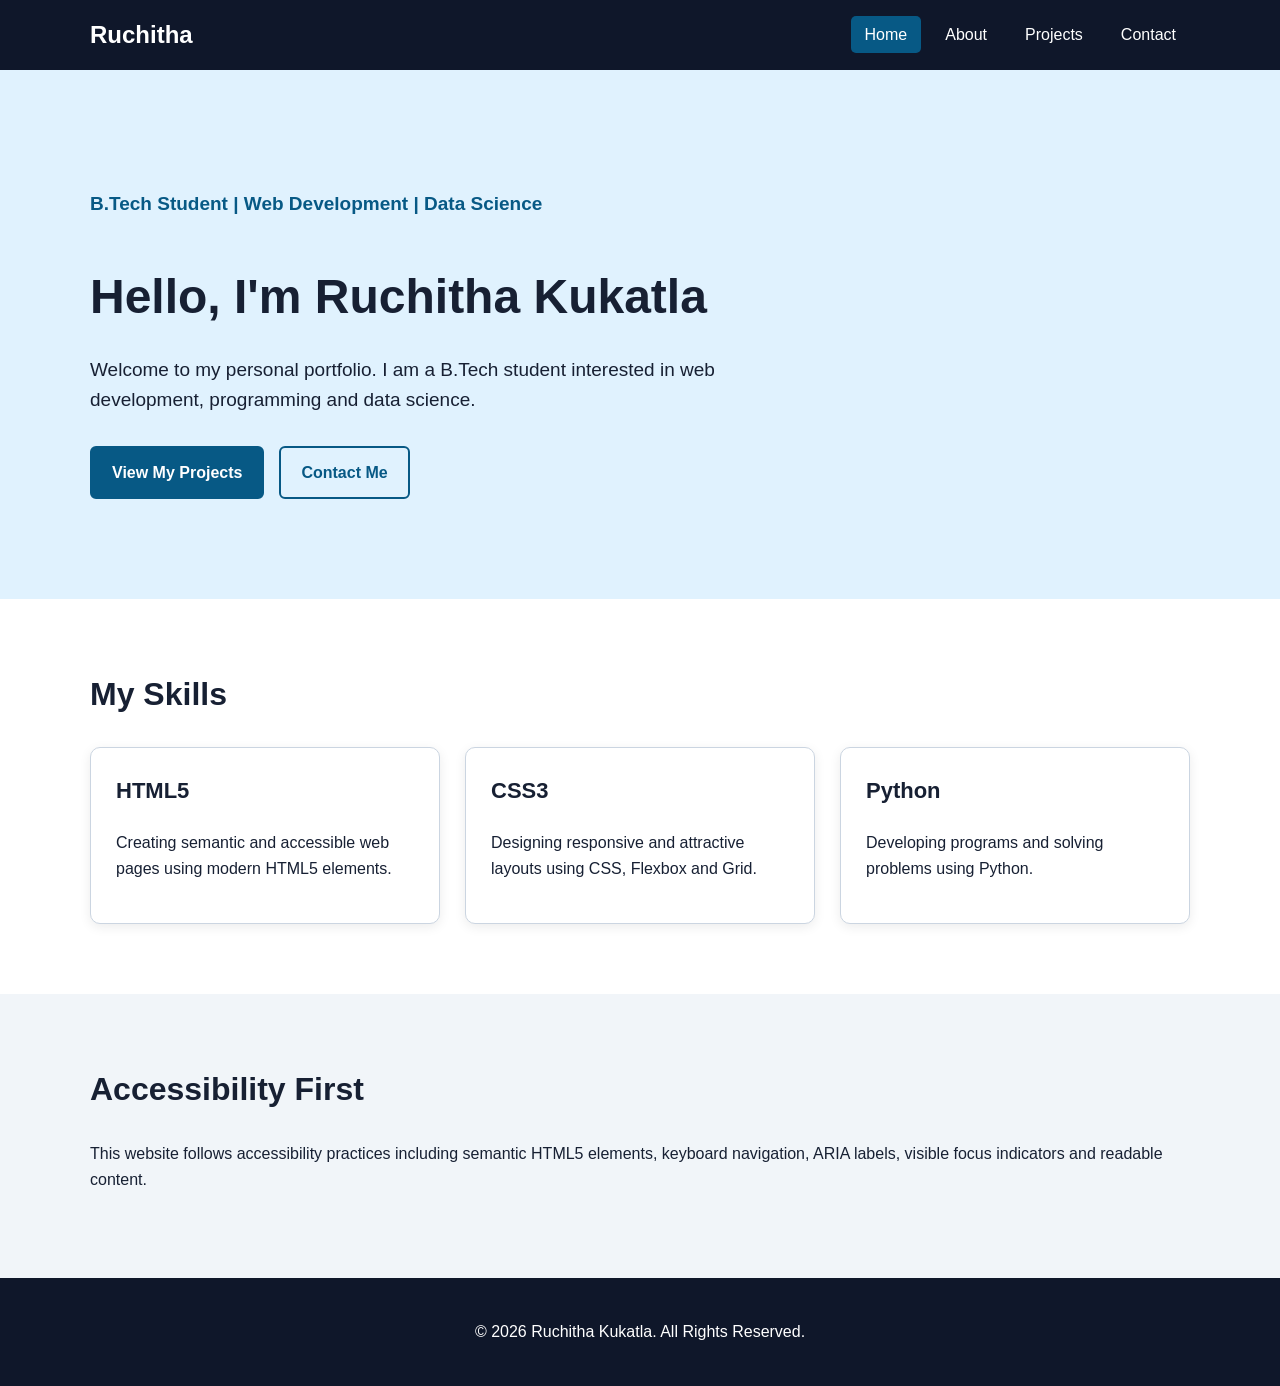
<file: index.html>
<!DOCTYPE html>
<html lang="en">
<head>
    <meta charset="UTF-8">
    <meta name="viewport" content="width=device-width, initial-scale=1.0">

    <meta name="description"
          content="Personal portfolio website of Ruchitha Kukatla">
    <meta name="keywords"
          content="portfolio, HTML5, CSS, web development, Ruchitha">
    <meta name="author" content="Ruchitha Kukatla">

    <title>Ruchitha Kukatla | Portfolio</title>

    <link rel="stylesheet" href="style.css">
</head>

<body>

    <!-- Skip link for screen readers -->
    <a href="#main-content" class="skip-link">
        Skip to main content
    </a>

    <header class="header">
        <div class="container">

            <a href="index.html" class="logo"
               aria-label="Ruchitha Kukatla Portfolio Home">
                Ruchitha
            </a>

            <nav aria-label="Main navigation">
                <ul class="nav-list">
                    <li>
                        <a href="index.html" aria-current="page">Home</a>
                    </li>
                    <li>
                        <a href="about.html">About</a>
                    </li>
                    <li>
                        <a href="projects.html">Projects</a>
                    </li>
                    <li>
                        <a href="contact.html">Contact</a>
                    </li>
                </ul>
            </nav>

        </div>
    </header>

    <main id="main-content">

        <section class="hero" aria-labelledby="hero-title">
            <div class="container">

                <p class="subtitle">
                    B.Tech Student | Web Development | Data Science
                </p>

                <h1 id="hero-title">
                    Hello, I'm Ruchitha Kukatla
                </h1>

                <p>
                    Welcome to my personal portfolio. I am a B.Tech student
                    interested in web development, programming and data science.
                </p>

                <div class="buttons">
                    <a href="projects.html" class="button">
                        View My Projects
                    </a>

                    <a href="contact.html" class="button secondary">
                        Contact Me
                    </a>
                </div>

            </div>
        </section>

        <section class="section" aria-labelledby="skills-title">

            <div class="container">

                <h2 id="skills-title">My Skills</h2>

                <div class="cards">

                    <article class="card">
                        <h3>HTML5</h3>
                        <p>
                            Creating semantic and accessible web pages
                            using modern HTML5 elements.
                        </p>
                    </article>

                    <article class="card">
                        <h3>CSS3</h3>
                        <p>
                            Designing responsive and attractive layouts
                            using CSS, Flexbox and Grid.
                        </p>
                    </article>

                    <article class="card">
                        <h3>Python</h3>
                        <p>
                            Developing programs and solving problems
                            using Python.
                        </p>
                    </article>

                </div>

            </div>

        </section>

        <section class="section light" aria-labelledby="accessibility-title">

            <div class="container">

                <h2 id="accessibility-title">
                    Accessibility First
                </h2>

                <p>
                    This website follows accessibility practices including
                    semantic HTML5 elements, keyboard navigation, ARIA labels,
                    visible focus indicators and readable content.
                </p>

            </div>

        </section>

    </main>

    <footer class="footer">
        <div class="container">
            <p>
                &copy; 2026 Ruchitha Kukatla. All Rights Reserved.
            </p>
        </div>
    </footer>

</body>
</html>
</file>
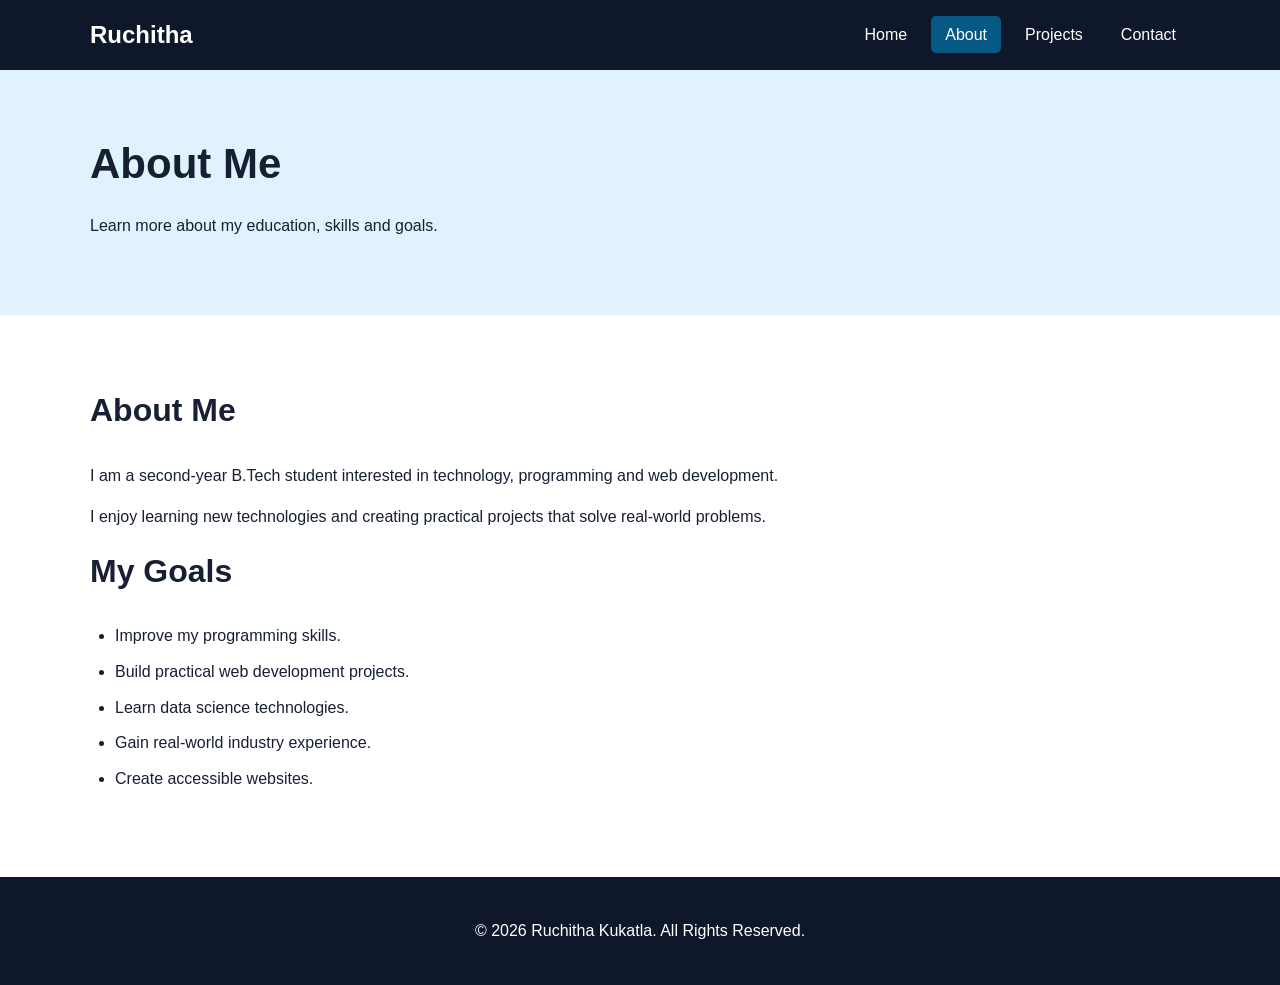
<file: about.html>
<!DOCTYPE html>
<html lang="en">

<head>
    <meta charset="UTF-8">
    <meta name="viewport" content="width=device-width, initial-scale=1.0">

    <meta name="description"
          content="About Ruchitha Kukatla">
    <meta name="author"
          content="Ruchitha Kukatla">

    <title>About | Ruchitha Kukatla</title>

    <link rel="stylesheet" href="style.css">
</head>

<body>

    <a href="#main-content" class="skip-link">
        Skip to main content
    </a>

    <header class="header">

        <div class="container">

            <a href="index.html" class="logo">
                Ruchitha
            </a>

            <nav aria-label="Main navigation">
                <ul class="nav-list">

                    <li>
                        <a href="index.html">Home</a>
                    </li>

                    <li>
                        <a href="about.html" aria-current="page">
                            About
                        </a>
                    </li>

                    <li>
                        <a href="projects.html">
                            Projects
                        </a>
                    </li>

                    <li>
                        <a href="contact.html">
                            Contact
                        </a>
                    </li>

                </ul>
            </nav>

        </div>

    </header>

    <main id="main-content">

        <section class="page-heading">
            <div class="container">

                <h1>About Me</h1>

                <p>
                    Learn more about my education, skills and goals.
                </p>

            </div>
        </section>

        <section class="section">

            <div class="container">

                <article>

                    <h2>About Me</h2>

                    <p>
                        I am a second-year B.Tech student interested in
                        technology, programming and web development.
                    </p>

                    <p>
                        I enjoy learning new technologies and creating
                        practical projects that solve real-world problems.
                    </p>

                </article>

                <article>

                    <h2>My Goals</h2>

                    <ul class="goals">

                        <li>
                            Improve my programming skills.
                        </li>

                        <li>
                            Build practical web development projects.
                        </li>

                        <li>
                            Learn data science technologies.
                        </li>

                        <li>
                            Gain real-world industry experience.
                        </li>

                        <li>
                            Create accessible websites.
                        </li>

                    </ul>

                </article>

            </div>

        </section>

    </main>

    <footer class="footer">

        <div class="container">

            <p>
                &copy; 2026 Ruchitha Kukatla. All Rights Reserved.
            </p>

        </div>

    </footer>

</body>
</html>
</file>
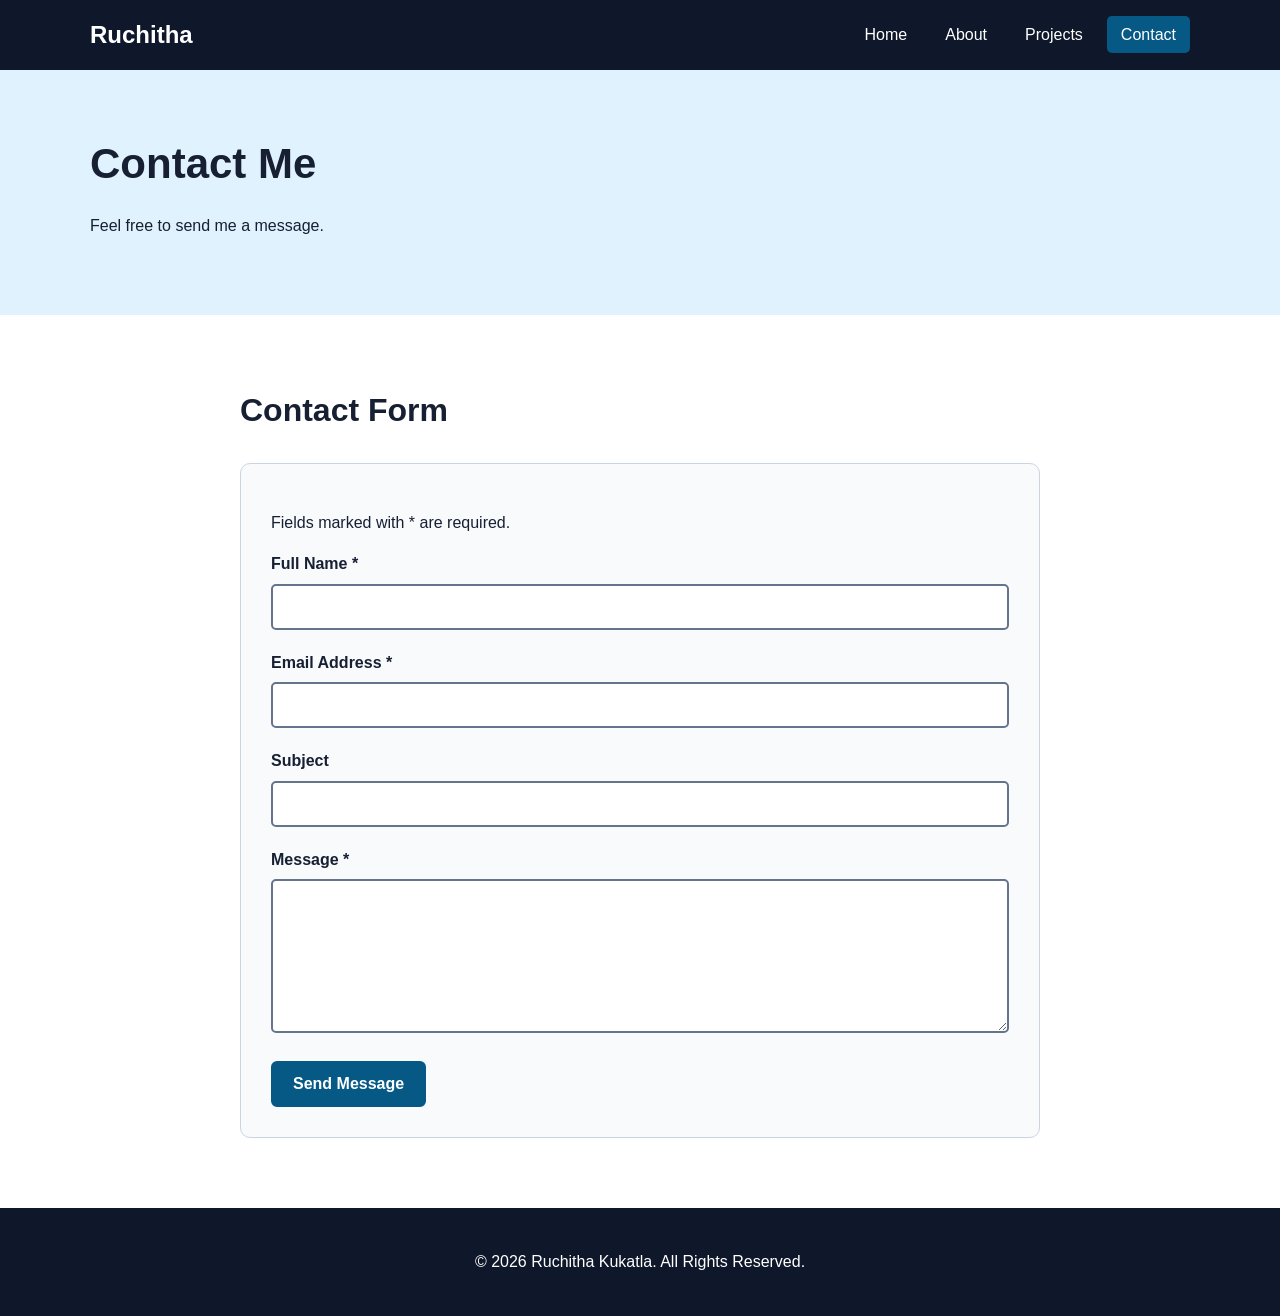
<file: contact.html>
<!DOCTYPE html>
<html lang="en">

<head>

    <meta charset="UTF-8">

    <meta name="viewport"
          content="width=device-width, initial-scale=1.0">

    <meta name="description"
          content="Contact Ruchitha Kukatla">

    <meta name="author"
          content="Ruchitha Kukatla">

    <title>Contact | Ruchitha Kukatla</title>

    <link rel="stylesheet" href="style.css">

</head>

<body>

    <a href="#main-content" class="skip-link">
        Skip to main content
    </a>

    <header class="header">

        <div class="container">

            <a href="index.html" class="logo">
                Ruchitha
            </a>

            <nav aria-label="Main navigation">

                <ul class="nav-list">

                    <li>
                        <a href="index.html">
                            Home
                        </a>
                    </li>

                    <li>
                        <a href="about.html">
                            About
                        </a>
                    </li>

                    <li>
                        <a href="projects.html">
                            Projects
                        </a>
                    </li>

                    <li>
                        <a href="contact.html"
                           aria-current="page">
                            Contact
                        </a>
                    </li>

                </ul>

            </nav>

        </div>

    </header>

    <main id="main-content">

        <section class="page-heading">

            <div class="container">

                <h1>Contact Me</h1>

                <p>
                    Feel free to send me a message.
                </p>

            </div>

        </section>

        <section class="section">

            <div class="container narrow">

                <h2>Contact Form</h2>

                <form class="contact-form"
                      action="#"
                      method="post"
                      aria-describedby="form-help">

                    <p id="form-help">
                        Fields marked with * are required.
                    </p>

                    <div class="form-group">

                        <label for="name">
                            Full Name *
                        </label>

                        <input
                            type="text"
                            id="name"
                            name="name"
                            autocomplete="name"
                            required
                        >

                    </div>

                    <div class="form-group">

                        <label for="email">
                            Email Address *
                        </label>

                        <input
                            type="email"
                            id="email"
                            name="email"
                            autocomplete="email"
                            required
                        >

                    </div>

                    <div class="form-group">

                        <label for="subject">
                            Subject
                        </label>

                        <input
                            type="text"
                            id="subject"
                            name="subject"
                        >

                    </div>

                    <div class="form-group">

                        <label for="message">
                            Message *
                        </label>

                        <textarea
                            id="message"
                            name="message"
                            rows="7"
                            required>
                        </textarea>

                    </div>

                    <button type="submit" class="button">
                        Send Message
                    </button>

                </form>

            </div>

        </section>

    </main>

    <footer class="footer">

        <div class="container">

            <p>
                &copy; 2026 Ruchitha Kukatla. All Rights Reserved.
            </p>

        </div>

    </footer>

</body>
</html>
</file>
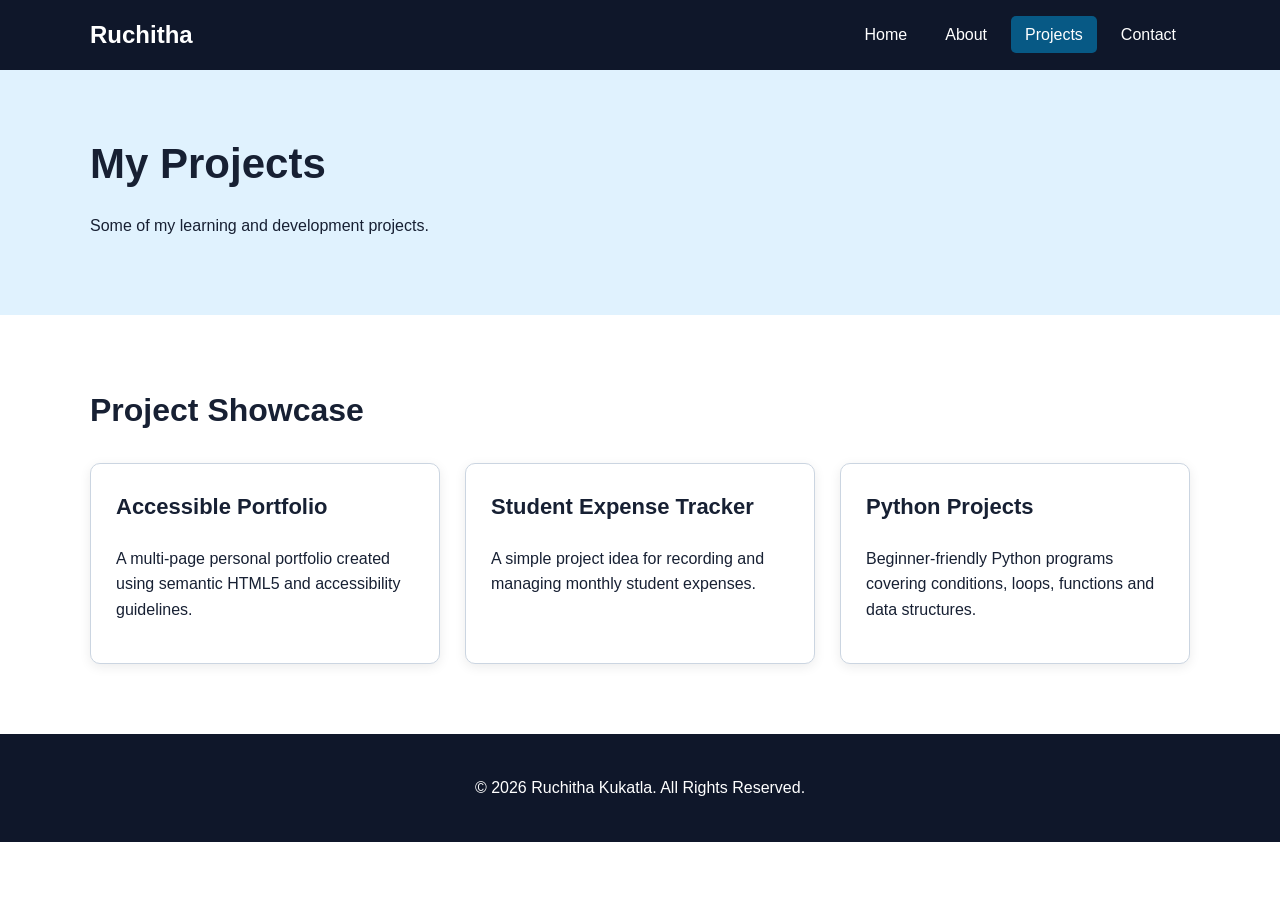
<file: projects.html>
<!DOCTYPE html>
<html lang="en">

<head>

    <meta charset="UTF-8">

    <meta name="viewport"
          content="width=device-width, initial-scale=1.0">

    <meta name="description"
          content="Projects created by Ruchitha Kukatla">

    <meta name="author"
          content="Ruchitha Kukatla">

    <title>Projects | Ruchitha Kukatla</title>

    <link rel="stylesheet" href="style.css">

</head>

<body>

    <a href="#main-content" class="skip-link">
        Skip to main content
    </a>

    <header class="header">

        <div class="container">

            <a href="index.html" class="logo">
                Ruchitha
            </a>

            <nav aria-label="Main navigation">

                <ul class="nav-list">

                    <li>
                        <a href="index.html">
                            Home
                        </a>
                    </li>

                    <li>
                        <a href="about.html">
                            About
                        </a>
                    </li>

                    <li>
                        <a href="projects.html"
                           aria-current="page">
                            Projects
                        </a>
                    </li>

                    <li>
                        <a href="contact.html">
                            Contact
                        </a>
                    </li>

                </ul>

            </nav>

        </div>

    </header>

    <main id="main-content">

        <section class="page-heading">

            <div class="container">

                <h1>My Projects</h1>

                <p>
                    Some of my learning and development projects.
                </p>

            </div>

        </section>

        <section class="section">

            <div class="container">

                <h2>Project Showcase</h2>

                <div class="cards">

                    <article class="card">

                        <h3>Accessible Portfolio</h3>

                        <p>
                            A multi-page personal portfolio created using
                            semantic HTML5 and accessibility guidelines.
                        </p>

                    </article>

                    <article class="card">

                        <h3>Student Expense Tracker</h3>

                        <p>
                            A simple project idea for recording and managing
                            monthly student expenses.
                        </p>

                    </article>

                    <article class="card">

                        <h3>Python Projects</h3>

                        <p>
                            Beginner-friendly Python programs covering
                            conditions, loops, functions and data structures.
                        </p>

                    </article>

                </div>

            </div>

        </section>

    </main>

    <footer class="footer">

        <div class="container">

            <p>
                &copy; 2026 Ruchitha Kukatla. All Rights Reserved.
            </p>

        </div>

    </footer>

</body>
</html>
</file>
<file: style.css>
* {
    box-sizing: border-box;
}

html {
    scroll-behavior: smooth;
}

body {
    margin: 0;
    font-family: Arial, Helvetica, sans-serif;
    line-height: 1.6;
    color: #172033;
    background: white;
}

/* Accessibility */

.skip-link {
    position: absolute;
    left: 10px;
    top: -60px;
    background: #111827;
    color: white;
    padding: 12px 18px;
    text-decoration: none;
    z-index: 1000;
}

.skip-link:focus {
    top: 10px;
}

a:focus-visible,
button:focus-visible,
input:focus-visible,
textarea:focus-visible {
    outline: 3px solid #f59e0b;
    outline-offset: 3px;
}

/* Container */

.container {
    width: 92%;
    max-width: 1100px;
    margin: auto;
}

.narrow {
    max-width: 800px;
}

/* Header */

.header {
    background: #0f172a;
    color: white;
}

.header .container {
    min-height: 70px;
    display: flex;
    align-items: center;
    justify-content: space-between;
    gap: 20px;
}

.logo {
    color: white;
    text-decoration: none;
    font-size: 24px;
    font-weight: bold;
}

.nav-list {
    list-style: none;
    display: flex;
    gap: 10px;
    margin: 0;
    padding: 0;
}

.nav-list a {
    color: white;
    text-decoration: none;
    padding: 10px 14px;
    border-radius: 5px;
}

.nav-list a:hover,
.nav-list a[aria-current="page"] {
    background: #075985;
}

/* Hero */

.hero {
    padding: 100px 0;
    background: #e0f2fe;
}

.hero h1 {
    font-size: 48px;
    margin-bottom: 15px;
}

.hero p {
    max-width: 700px;
    font-size: 19px;
}

.subtitle {
    color: #075985;
    font-weight: bold;
}

/* Buttons */

.buttons {
    display: flex;
    gap: 15px;
    margin-top: 30px;
    flex-wrap: wrap;
}

.button {
    display: inline-block;
    background: #075985;
    color: white;
    padding: 12px 20px;
    border: 2px solid #075985;
    border-radius: 6px;
    text-decoration: none;
    font-weight: bold;
    font-size: 16px;
    cursor: pointer;
}

.button:hover {
    background: #0c4a6e;
}

.button.secondary {
    background: transparent;
    color: #075985;
}

/* Sections */

.section {
    padding: 70px 0;
}

.light {
    background: #f1f5f9;
}

.section h2 {
    font-size: 32px;
    margin-top: 0;
}

/* Page heading */

.page-heading {
    padding: 60px 0;
    background: #e0f2fe;
}

.page-heading h1 {
    font-size: 42px;
    margin: 0;
}

/* Cards */

.cards {
    display: grid;
    grid-template-columns: repeat(3, 1fr);
    gap: 25px;
}

.card {
    padding: 25px;
    border: 1px solid #cbd5e1;
    border-radius: 10px;
    background: white;
    box-shadow: 0 3px 12px rgba(0, 0, 0, 0.08);
}

.card h3 {
    margin-top: 0;
    font-size: 22px;
}

/* Lists */

.goals {
    padding-left: 25px;
}

.goals li {
    margin-bottom: 10px;
}

/* Contact form */

.contact-form {
    padding: 30px;
    background: #f8fafc;
    border: 1px solid #cbd5e1;
    border-radius: 10px;
}

.form-group {
    margin-bottom: 20px;
}

label {
    display: block;
    margin-bottom: 7px;
    font-weight: bold;
}

input,
textarea {
    width: 100%;
    padding: 12px;
    border: 2px solid #64748b;
    border-radius: 5px;
    font-size: 16px;
    font-family: inherit;
}

textarea {
    resize: vertical;
}

/* Footer */

.footer {
    background: #0f172a;
    color: white;
    text-align: center;
    padding: 25px 0;
}

/* Responsive design */

@media (max-width: 750px) {

    .header .container {
        flex-direction: column;
        padding: 15px 0;
    }

    .nav-list {
        flex-wrap: wrap;
        justify-content: center;
    }

    .hero h1 {
        font-size: 36px;
    }

    .cards {
        grid-template-columns: 1fr;
    }

}
</file>
